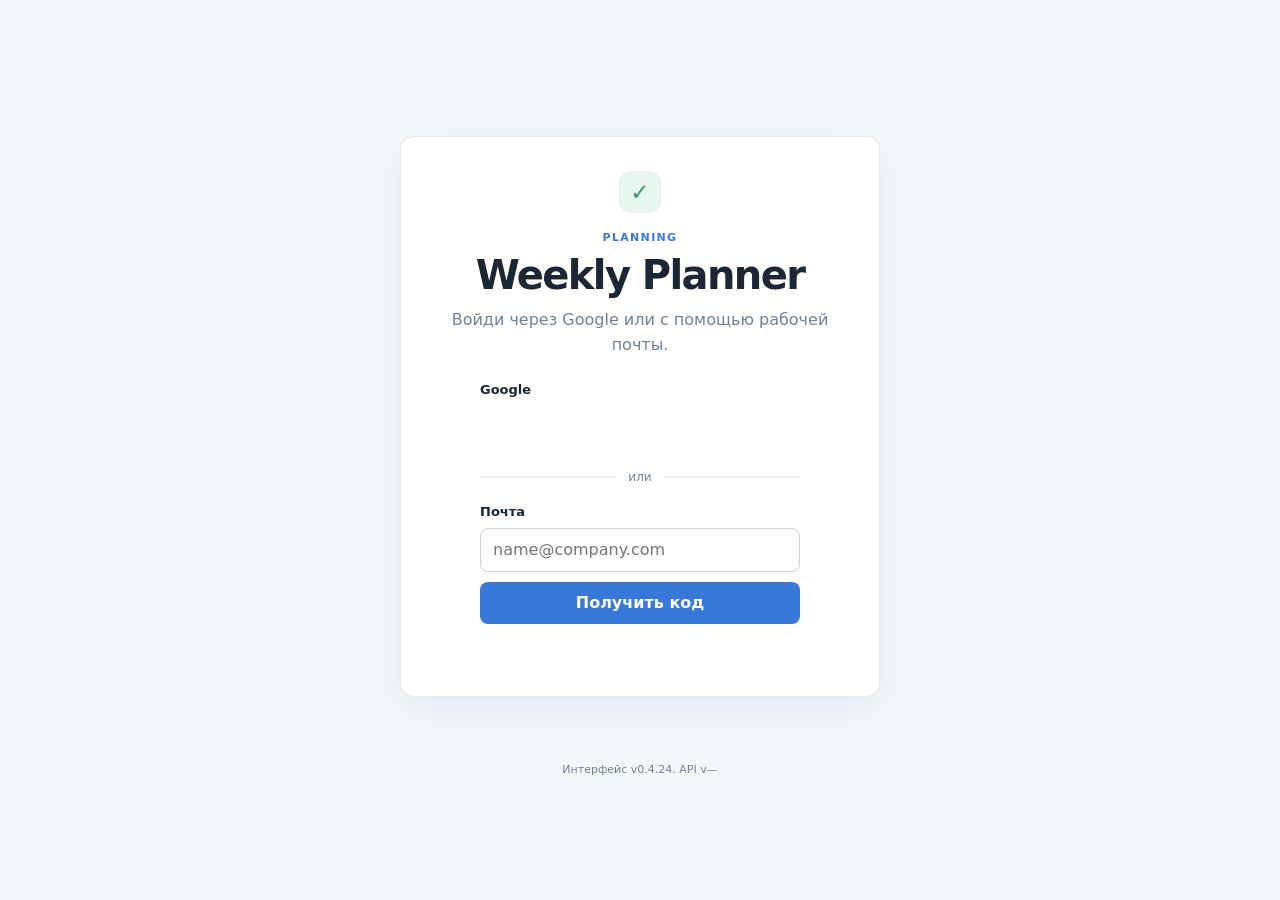
<file: index.html>
<!doctype html>
<html lang="ru">
<head>
  <meta charset="UTF-8">
  <meta name="viewport" content="width=device-width, initial-scale=1">
  <title>Weekly Planner</title>
  <link rel="icon" href="favicon.svg?v=0.4.23" type="image/svg+xml">
  <link rel="stylesheet" href="styles.css?v=0.4.23">
  <script src="config.js?v=0.4.23"></script>
  <script src="version.js?v=0.4.24" defer></script>
  <script src="app.js?v=0.4.24" defer></script>
  <script src="https://accounts.google.com/gsi/client" async defer onload="window.initGoogleSignIn?.()"></script>
</head>
<body>
  <main class="shell gateway-shell">
    <section id="authView" class="auth-card">
      <div class="auth-icon">✓</div>
      <div class="eyebrow">PLANNING</div>
      <h1>Weekly Planner</h1>
      <p>Войди через Google или с помощью рабочей почты.</p>

      <div class="login-option">
        <div class="login-option-title">Google</div>
        <div id="googleButton" class="google-button"></div>
      </div>

      <div class="auth-divider"><span>или</span></div>

      <div class="login-option email-login">
        <div class="login-option-title">Почта</div>
        <div id="emailRequestStep" class="email-auth-step">
          <input id="emailInput" class="auth-input" type="email" autocomplete="email" placeholder="name@company.com" aria-label="Email">
          <button id="emailSendBtn" class="button auth-primary-button" type="button">Получить код</button>
        </div>
        <div id="emailVerifyStep" class="email-auth-step hidden">
          <div class="email-code-hint">Код отправлен на <strong id="emailCodeTarget"></strong></div>
          <input id="emailCodeInput" class="auth-input auth-code-input" type="text" inputmode="numeric" autocomplete="one-time-code" maxlength="6" placeholder="000000" aria-label="Код из письма">
          <button id="emailVerifyBtn" class="button auth-primary-button" type="button">Войти</button>
          <button id="emailChangeBtn" class="auth-link-button" type="button">Изменить email</button>
        </div>
      </div>

      <div id="authMessage" class="message" role="status"></div>
    </section>

    <section id="routeView" class="auth-card hidden">
      <div class="eyebrow">ДОСТУП РАЗРЕШЁН</div>
      <h2 id="welcomeTitle">Добро пожаловать</h2>
      <p id="welcomeEmail"></p>
      <div class="route-actions">
        <a class="route-card" href="planner.html"><strong>Мой план</strong><span>Формирование плана на следующую неделю</span></a>
        <a id="managerRoute" class="route-card hidden" href="manager.html"><strong>Менеджер</strong><span>Планы и распределение задач команды</span></a>
        <a id="workloadRoute" class="route-card" href="workload.html"><strong>Нагрузка команды</strong><span>JIRA-отчёт с защищённым серверным кешем</span></a>
      </div>
      <button id="logoutBtn" class="button button-ghost" type="button">Выйти</button>
    </section>
  </main>
  <div class="app-version">Интерфейс v0.4.23. API v…</div>
</body>
</html>
</file>
<file: styles.css>
:root {
  color-scheme: light;
  --bg: #f4f7fb;
  --surface: #ffffff;
  --text: #1c2635;
  --muted: #718096;
  --line: #e4eaf2;
  --blue: #3878d8;
  --blue-dark: #2862ba;
  --green: #2f9e68;
  --red: #c53d4c;
  font-family: Inter, ui-sans-serif, system-ui, -apple-system, BlinkMacSystemFont, "Segoe UI", sans-serif;
}

* { box-sizing: border-box; }
body { margin: 0; min-width: 320px; background: var(--bg); color: var(--text); }
button, select { font: inherit; }
.shell { width: min(1240px, calc(100% - 40px)); margin: 0 auto; padding: 28px 0 48px; }
.topbar { display: flex; justify-content: space-between; align-items: center; gap: 20px; margin-bottom: 28px; }
.eyebrow { color: var(--blue); font-size: 11px; font-weight: 800; letter-spacing: .12em; }
h1, h2, h3, p { margin-top: 0; }
h1 { margin-bottom: 0; font-size: clamp(28px, 4vw, 40px); letter-spacing: -.04em; }
h2 { margin-bottom: 0; font-size: 26px; letter-spacing: -.03em; }
h3 { margin-bottom: 0; font-size: 17px; }
.user-panel { display: flex; align-items: center; gap: 10px; color: var(--muted); font-size: 13px; }
.role-badge { padding: 5px 9px; border-radius: 999px; background: #eaf2ff; color: var(--blue-dark); font-weight: 700; }
.button { border: 0; border-radius: 8px; padding: 10px 16px; cursor: pointer; }
.button-ghost { background: transparent; color: var(--muted); border: 1px solid var(--line); }
.button-ghost:hover { color: var(--text); background: #fff; }
.auth-card, .view-panel, .data-card { background: var(--surface); border: 1px solid var(--line); border-radius: 14px; }
.auth-card { max-width: 480px; margin: 12vh auto 0; padding: 34px; text-align: center; box-shadow: 0 12px 40px rgba(26, 49, 83, .07); }
.auth-icon { display: grid; place-items: center; width: 42px; height: 42px; margin: 0 auto 18px; border-radius: 12px; background: #e8f6ef; color: var(--green); font-size: 23px; font-weight: 800; }
.auth-card h2 { margin-bottom: 10px; }
.auth-card p { margin-bottom: 24px; color: var(--muted); line-height: 1.55; }
.google-button { min-height: 44px; display: flex; justify-content: center; }
.tabs { display: flex; gap: 6px; margin-bottom: 16px; }
.tab { border: 0; padding: 11px 16px; border-radius: 8px; color: var(--muted); background: transparent; cursor: pointer; font-weight: 700; }
.tab.active { color: var(--blue-dark); background: #eaf2ff; }
.view-panel { padding: 22px; }
.panel-heading { display: flex; justify-content: space-between; align-items: end; gap: 18px; margin-bottom: 20px; }
.control-inline { display: flex; align-items: center; gap: 10px; color: var(--muted); font-size: 13px; font-weight: 700; }
select { min-width: 180px; padding: 10px 12px; border: 1px solid var(--line); border-radius: 8px; background: #fff; color: var(--text); }
.data-card { padding: 18px; }
.data-card-heading { display: flex; justify-content: space-between; align-items: center; gap: 12px; margin-bottom: 14px; }
.muted { color: var(--muted); font-size: 12px; }
.json-view { min-height: 260px; max-height: 620px; margin: 0; padding: 16px; overflow: auto; border-radius: 9px; background: #172033; color: #dce8ff; font: 12px/1.6 ui-monospace, SFMono-Regular, Menlo, Consolas, monospace; white-space: pre-wrap; word-break: break-word; }
.message { min-height: 22px; margin: 8px 0; color: var(--muted); font-size: 13px; }
.message.error { color: var(--red); }
.message.success { color: var(--green); }
.manager-grid { display: grid; grid-template-columns: minmax(230px, 300px) 1fr; gap: 16px; }
.users-list { display: grid; gap: 6px; max-height: 620px; overflow: auto; }
.user-row { width: 100%; padding: 11px 12px; border: 1px solid transparent; border-radius: 8px; background: #f7f9fc; color: var(--text); text-align: left; cursor: pointer; font-size: 13px; }
.user-row:hover { border-color: #bdd2f4; background: #eef5ff; color: var(--blue-dark); }
.hidden { display: none !important; }
.gateway-shell { max-width: 640px; }
.auth-card h1 { margin: 8px 0 10px; }
.route-actions { display: grid; gap: 10px; margin: 22px 0; }
.route-card { display: grid; gap: 4px; padding: 16px; border: 1px solid var(--line); border-radius: 10px; color: var(--text); text-align: left; text-decoration: none; background: #f8fafc; }
.route-card:hover { border-color: #bdd2f4; background: #eef5ff; }
.route-card span { color: var(--muted); font-size: 13px; }
.embedded-page { background: var(--bg); }
.embedded-page #page { width: 100%; }
.app-version { margin: 18px auto 0; color: var(--muted); font-size: 11px; text-align: center; }
.embedded-page .app-version { padding: 0 12px 18px; }
@media (max-width: 700px) {
  .shell { width: min(100% - 24px, 1240px); padding-top: 18px; }
  .topbar, .panel-heading { align-items: flex-start; flex-direction: column; }
  .user-panel { flex-wrap: wrap; }
  .view-panel { padding: 15px; }
  .manager-grid { grid-template-columns: 1fr; }
  select { width: 100%; }
}

.workload-shell { width: 100%; margin: 0; padding: 22px; }
.workload-topbar { display: flex; align-items: flex-start; justify-content: space-between; gap: 18px; margin-bottom: 18px; }
.workload-topbar h1 { margin-top: 4px; font-size: 25px; letter-spacing: 0; }
.workload-title-link { color: inherit; text-decoration: none; }
.workload-title-link:hover, .workload-title-link:focus-visible { color: var(--blue-dark); text-decoration: underline; text-underline-offset: 3px; }
.workload-controls { padding: 18px; border: 1px solid var(--line); border-radius: 14px; background: #fff; }
.workload-form-row { display: flex; align-items: end; justify-content: space-between; gap: 28px; padding: 2px 23px 0; }
.workload-fields { display: grid; grid-template-columns: 180px 180px; gap: 14px; align-items: start; flex: 0 0 auto; }
.workload-fields label { display: grid; gap: 6px; color: #526170; font-size: 12px; font-weight: 700; }
.workload-fields input { width: 100%; padding: 10px 11px; border: 1px solid #cbd3dc; border-radius: 8px; background: #fff; color: var(--text); font: inherit; }
.workload-actions { display: flex; flex-wrap: wrap; align-items: center; justify-content: flex-end; gap: 16px; margin-left: auto; }
.report-button { background: var(--blue); color: #fff; }
.report-button:hover { background: var(--blue-dark); }
.report-button.today { background: #2f9e68; }
.report-button.force { background: #c25a42; }
.report-button:disabled { opacity: .55; cursor: wait; }
.job-status { margin-top: 14px; }
.progress-track { width: 100%; height: 5px; overflow: hidden; border-radius: 99px; background: #edf1f6; }
.progress-bar { width: 0; height: 100%; border-radius: inherit; background: var(--blue); transition: width .25s ease; }
.report-panel { width: 100%; margin-top: 16px; border: 0; border-radius: 0; overflow: visible; background: transparent; }
#reportMount { width: 100%; min-width: 0; }
@media (max-width: 960px) {
  .workload-form-row { align-items: stretch; flex-direction: column; padding: 0; }
  .workload-fields { grid-template-columns: 1fr 1fr; width: 100%; }
  .workload-actions { justify-content: flex-start; margin-left: 0; }
}
@media (max-width: 620px) {
  .workload-shell { width: 100%; padding: 12px; }
  .workload-topbar { align-items: flex-start; flex-direction: column; }
  .workload-fields { grid-template-columns: 1fr; }
  .workload-actions .button { width: 100%; text-align: center; }
}

/* Auth methods */
.login-option { width: min(100%, 320px); margin: 0 auto; }
.login-option-title { margin-bottom: 9px; color: var(--text); font-size: 13px; font-weight: 750; text-align: left; }
.auth-divider { display: flex; align-items: center; gap: 12px; width: min(100%, 320px); margin: 20px auto; color: var(--muted); font-size: 12px; }
.auth-divider::before, .auth-divider::after { content: ""; flex: 1; height: 1px; background: var(--line); }
.email-auth-step { display: grid; gap: 10px; }
.auth-input { width: 100%; height: 44px; padding: 0 12px; border: 1px solid #cbd3dc; border-radius: 8px; outline: none; background: #fff; color: var(--text); font: inherit; }
.auth-input:focus { border-color: #8bb2ed; box-shadow: 0 0 0 3px rgba(56, 120, 216, .12); }
.auth-primary-button { width: 100%; min-height: 42px; background: var(--blue); color: #fff; font-weight: 700; }
.auth-primary-button:hover { background: var(--blue-dark); }
.auth-primary-button:disabled { opacity: .55; cursor: wait; }
.auth-code-input { text-align: center; font-size: 22px; font-weight: 750; letter-spacing: .22em; padding-left: calc(12px + .22em); }
.email-code-hint { color: var(--muted); font-size: 12px; line-height: 1.45; text-align: left; word-break: break-word; }
.auth-link-button { border: 0; padding: 2px 0; background: transparent; color: var(--blue-dark); cursor: pointer; font: inherit; font-size: 12px; }
.auth-link-button:hover { text-decoration: underline; }
</file>
